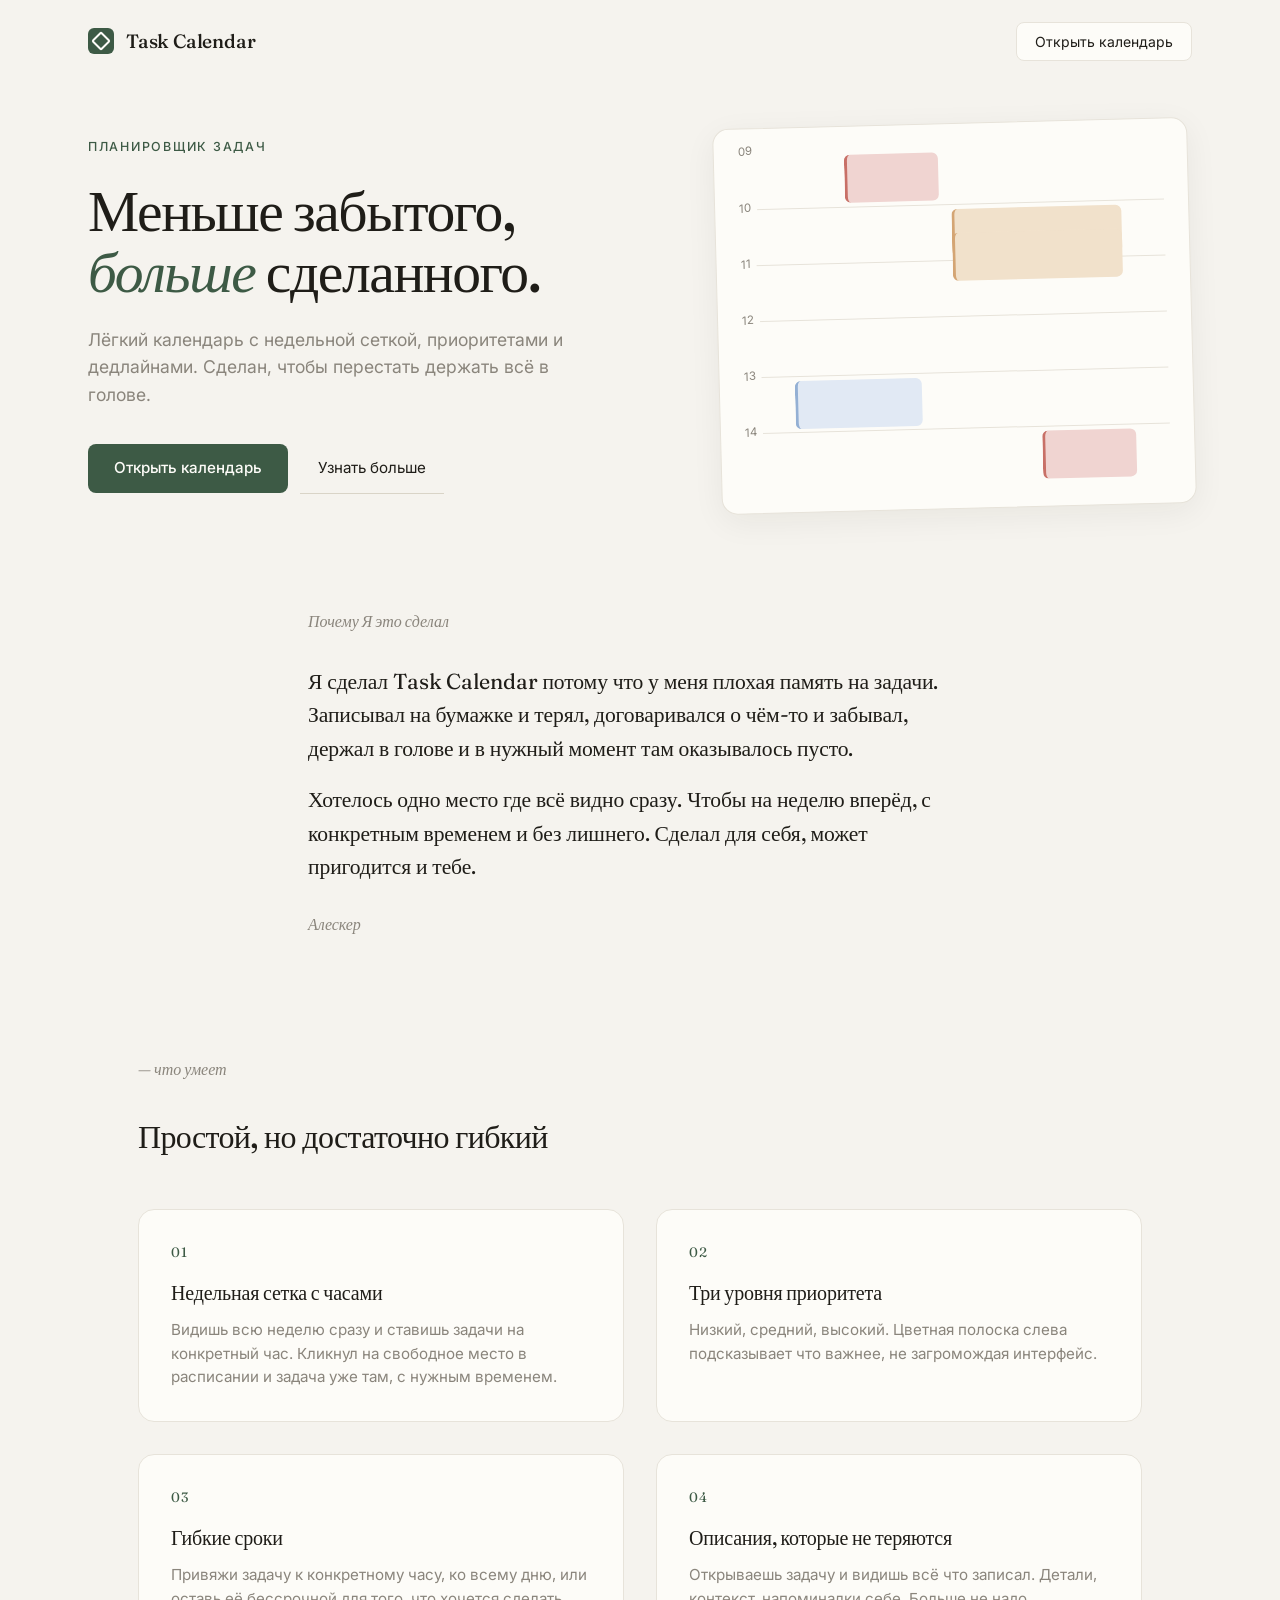
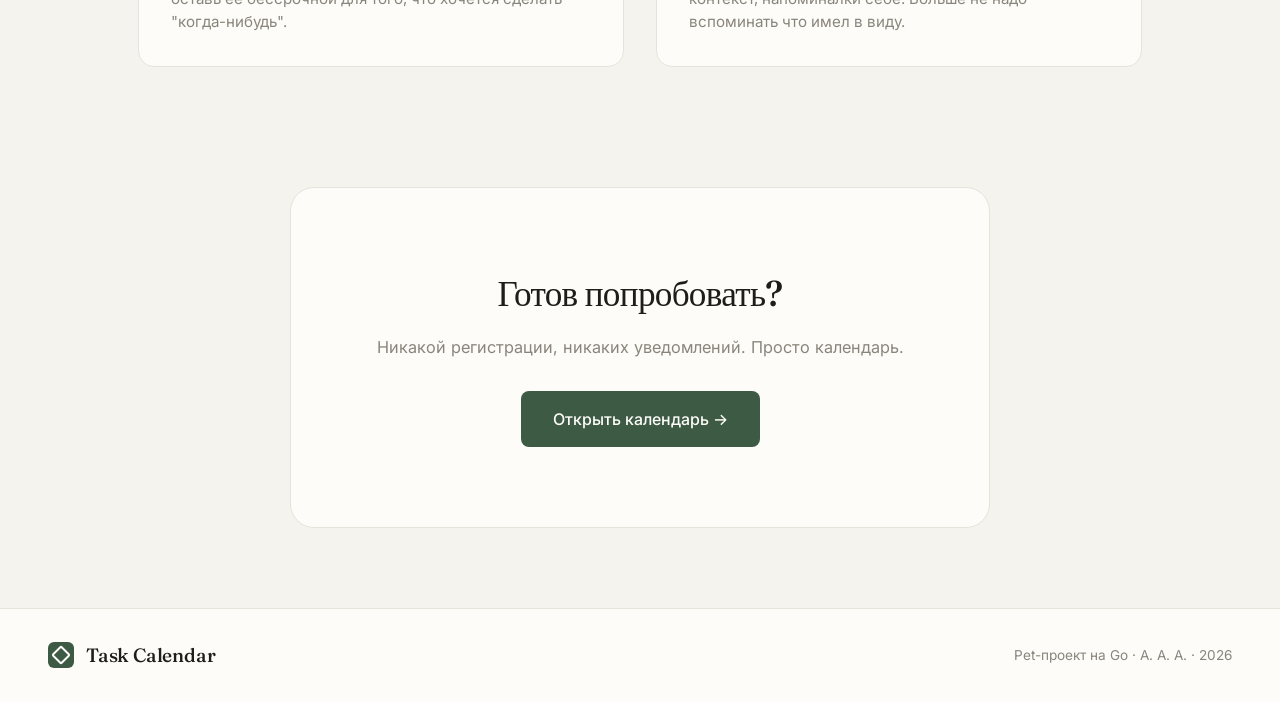
<file: static/landing.html>
<!DOCTYPE html>
<html lang="ru">
<head>
    <meta charset="UTF-8">
    <meta name="viewport" content="width=device-width, initial-scale=1.0">
    <title>Task Calendar — задачи и календарь в одном месте</title>
    <link rel="preconnect" href="https://fonts.googleapis.com">
    <link rel="preconnect" href="https://fonts.gstatic.com" crossorigin>
    <link href="https://fonts.googleapis.com/css2?family=Fraunces:opsz,wght@9..144,400;9..144,500;9..144,600;9..144,700&family=Inter:wght@400;500;600&display=swap" rel="stylesheet">
    <link rel="stylesheet" href="style.css">
    <link rel="stylesheet" href="landing.css">
</head>
<body class="landing-body">
    <header class="landing-header">
        <div class="brand">
            <span class="brand-mark"></span>
            <span class="brand-name">Task Calendar</span>
        </div>
        <a href="/app" class="cta-link">Открыть календарь</a>
    </header>

    <main>
        <!-- Hero -->
        <section class="hero">
            <div class="hero-content">
                <p class="eyebrow">Планировщик задач</p>
                <h1 class="hero-title">
                    Меньше забытого,<br>
                    <em>больше</em> сделанного.
                </h1>
                <p class="hero-sub">
                    Лёгкий календарь с недельной сеткой, приоритетами и дедлайнами.
                    Сделан, чтобы перестать держать всё в голове.
                </p>
                <div class="hero-actions">
                    <a href="/app" class="cta-primary">Открыть календарь</a>
                    <a href="#about" class="cta-ghost">Узнать больше</a>
                </div>
            </div>

            <!-- Декоративная мини-сетка справа -->
            <div class="hero-visual" aria-hidden="true">
                <div class="mock-grid">
                    <div class="mock-row"><span>09</span><div class="mock-block mock-block-3" style="left: 25%; width: 22%;"></div></div>
                    <div class="mock-row"><span>10</span><div class="mock-block mock-block-2" style="left: 50%; width: 40%;"></div></div>
                    <div class="mock-row"><span>11</span><div class="mock-block mock-block-2" style="left: 50%; width: 40%; top: -28px;"></div></div>
                    <div class="mock-row"><span>12</span></div>
                    <div class="mock-row"><span>13</span><div class="mock-block mock-block-1" style="left: 12%; width: 30%;"></div></div>
                    <div class="mock-row"><span>14</span><div class="mock-block mock-block-3" style="left: 70%; width: 22%;"></div></div>
                </div>
            </div>
        </section>

        <!-- История -->
        <section class="story" id="about">
            <p class="section-eyebrow">Почему Я это сделал</p>
            <div class="story-text">
                <p>
                    Я сделал Task Calendar потому что у меня плохая память на задачи. Записывал на бумажке и терял, договаривался о чём-то и забывал, держал в голове и в нужный момент там оказывалось пусто.
                </p>
                <p>
                    Хотелось одно место где всё видно сразу. Чтобы на неделю вперёд, с конкретным временем и без лишнего. Сделал для себя, может пригодится и тебе.
                </p>
                <p class="signature">Алескер</p>
            </div>
        </section>

        <!-- Фичи -->
        <section class="features">
            <p class="section-eyebrow">— что умеет</p>
            <h2 class="section-title">Простой, но достаточно гибкий</h2>

            <div class="features-grid">
                <div class="feature">
                    <div class="feature-num">01</div>
                    <h3>Недельная сетка с часами</h3>
                    <p>Видишь всю неделю сразу и ставишь задачи на конкретный час. Кликнул на свободное место в расписании и задача уже там, с нужным временем.</p>
                </div>
                <div class="feature">
                    <div class="feature-num">02</div>
                    <h3>Три уровня приоритета</h3>
                    <p>Низкий, средний, высокий. Цветная полоска слева подсказывает что важнее, не загромождая интерфейс.</p>
                </div>
                <div class="feature">
                    <div class="feature-num">03</div>
                    <h3>Гибкие сроки</h3>
                    <p>Привяжи задачу к конкретному часу, ко всему дню, или оставь её бессрочной для того, что хочется сделать "когда-нибудь".</p>
                </div>
                <div class="feature">
                    <div class="feature-num">04</div>
                    <h3>Описания, которые не теряются</h3>
                    <p>Открываешь задачу и видишь всё что записал. Детали, контекст, напоминалки себе. Больше не надо вспоминать что имел в виду.</p>
                </div>
            </div>
        </section>

        <!-- Final CTA -->
        <section class="final-cta">
            <h2>Готов попробовать?</h2>
            <p>Никакой регистрации, никаких уведомлений. Просто календарь.</p>
            <a href="/app" class="cta-primary cta-large">Открыть календарь →</a>
        </section>
    </main>

    <footer class="landing-footer">
        <div class="footer-inner">
            <div>
                <span class="brand-mark"></span>
                <span class="brand-name">Task Calendar</span>
            </div>
            <p>Pet-проект на Go · А. А. А. · 2026</p>
        </div>
    </footer>
</body>
</html>
</file>
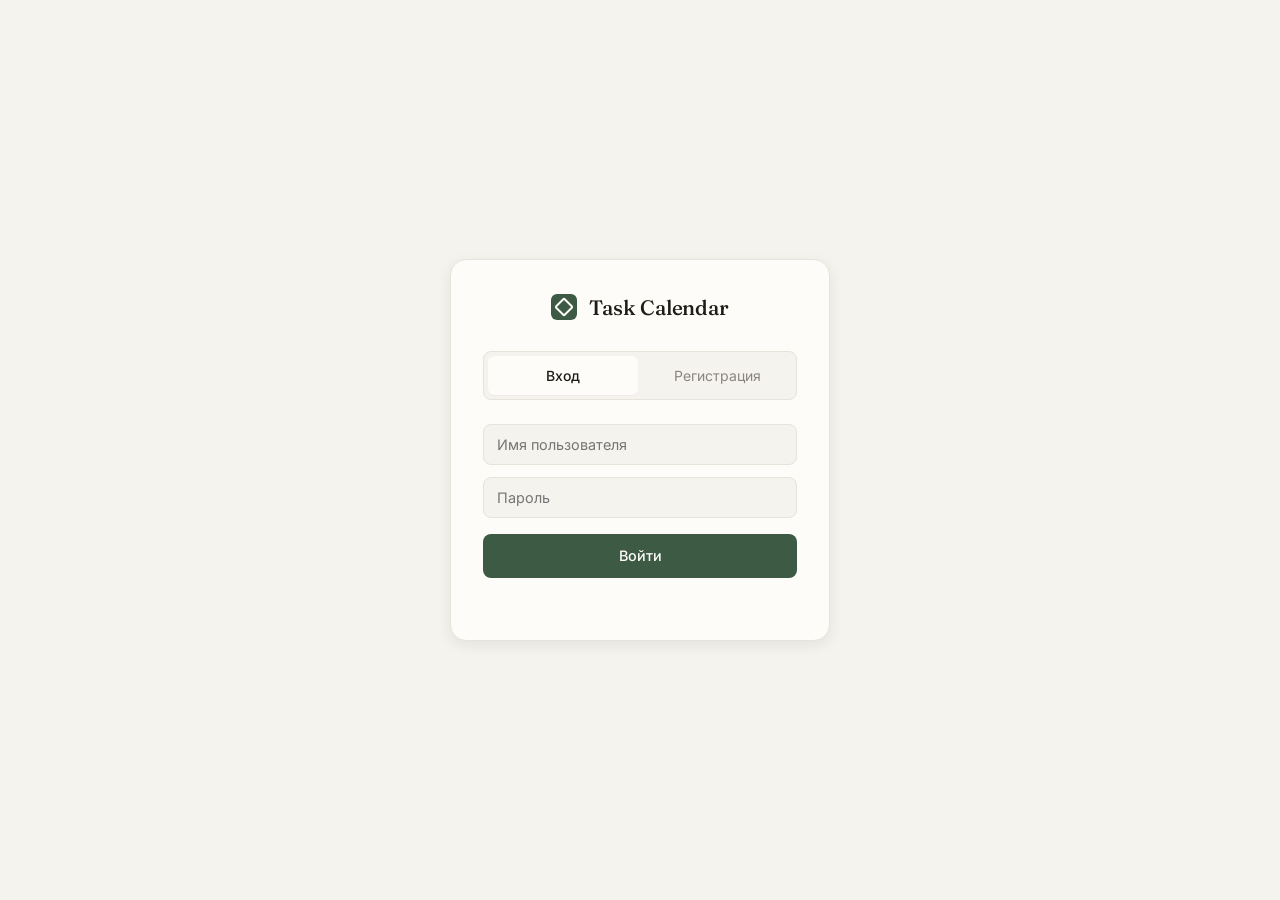
<file: static/login.html>
<!DOCTYPE html>
<html lang="ru">
<head>
    <meta charset="UTF-8">
    <meta name="viewport" content="width=device-width, initial-scale=1.0">
    <title>Вход — Task Calendar</title>
    <link rel="preconnect" href="https://fonts.googleapis.com">
    <link rel="preconnect" href="https://fonts.gstatic.com" crossorigin>
    <link href="https://fonts.googleapis.com/css2?family=Fraunces:opsz,wght@9..144,400;9..144,500;9..144,600&family=Inter:wght@400;500;600&display=swap" rel="stylesheet">
    <link rel="stylesheet" href="style.css">
    <link rel="stylesheet" href="login.css">
</head>
<body>
    <div class="auth-page">
        <div class="auth-card">
            <div class="auth-brand">
                <span class="brand-mark"></span>
                <span class="brand-name">Task Calendar</span>
            </div>

            <div class="auth-tabs">
                <button class="auth-tab active" id="tabLogin">Вход</button>
                <button class="auth-tab" id="tabRegister">Регистрация</button>
            </div>

            <form class="auth-form" id="authForm">
                <input type="text" id="username" placeholder="Имя пользователя" autocomplete="username" required>
                <input type="password" id="password" placeholder="Пароль" autocomplete="current-password" required>

                <p class="auth-error" id="authError"></p>

                <button type="submit" class="btn-primary" id="submitBtn">Войти</button>
            </form>

            <p class="auth-hint" id="authHint"></p>
        </div>
    </div>

    <script src="login.js"></script>
</body>
</html>
</file>
<file: static/style.css>
:root {
    --bg: #f5f3ee;
    --surface: #fdfcf8;
    --surface-2: #ece8df;
    --text: #1f1d18;
    --text-muted: #8a857c;
    --text-faint: #b8b3a8;
    --border: #e7e3da;
    --border-strong: #d9d4c7;
    --accent: #3d5a45;
    --accent-soft: #d9e4dc;
    --accent-hover: #2f4636;
    --low: #94b0d4;
    --medium: #d4a574;
    --high: #c87067;
    --task-default: #ece6d6;
    --shadow: 0 1px 2px rgba(40, 35, 25, 0.04);
    --shadow-lift: 0 4px 14px rgba(40, 35, 25, 0.08);
    --radius: 12px;
    --radius-sm: 8px;
    --radius-lg: 16px;
    --hour-height: 80px;
    --grid-hours: 24;
}

* { margin: 0; padding: 0; box-sizing: border-box; }

body {
    font-family: "Inter", system-ui, -apple-system, sans-serif;
    background: var(--bg);
    color: var(--text);
    line-height: 1.5;
    -webkit-font-smoothing: antialiased;
}

button { font: inherit; }

/* ---------- Top bar ---------- */
.topbar {
    display: flex;
    align-items: center;
    justify-content: space-between;
    padding: 14px 28px;
    border-bottom: 1px solid var(--border);
    background: var(--surface);
}

.brand { display: flex; align-items: center; gap: 12px; }

.brand-mark {
    width: 26px; height: 26px;
    background: var(--accent);
    border-radius: 6px;
    position: relative;
}
.brand-mark::before {
    content: "";
    position: absolute;
    inset: 6px;
    border: 2px solid var(--surface);
    border-radius: 2px;
    transform: rotate(45deg);
}

.brand-name {
    font-family: "Fraunces", Georgia, serif;
    font-size: 1.2rem;
    font-weight: 500;
    letter-spacing: -0.01em;
}

.btn-today {
    background: var(--surface);
    color: var(--text);
    border: 1px solid var(--border);
    padding: 7px 16px;
    border-radius: var(--radius-sm);
    font-size: 0.875rem;
    cursor: pointer;
    transition: background 0.15s, border-color 0.15s;
}
.btn-today:hover { background: var(--surface-2); border-color: var(--border-strong); }

/* ---------- Layout ---------- */
.layout {
    display: grid;
    grid-template-columns: 300px 1fr;
    height: calc(100vh - 57px);
    overflow: hidden;
}

.sidebar {
    border-right: 1px solid var(--border);
    background: var(--bg);
    padding: 20px;
    display: flex;
    flex-direction: column;
    gap: 14px;
    overflow-y: auto;
}

.main {
    padding: 28px 32px;
    overflow: hidden;
}

/* ---------- Cards ---------- */
.card {
    background: var(--surface);
    border: 1px solid var(--border);
    border-radius: var(--radius);
    padding: 16px;
    box-shadow: var(--shadow);
}

.card-title {
    font-family: "Fraunces", Georgia, serif;
    font-size: 0.95rem;
    font-weight: 500;
    margin-bottom: 12px;
    letter-spacing: -0.005em;
}

/* ---------- Mini calendar ---------- */
.mini-cal {
    background: var(--surface);
    border: 1px solid var(--border);
    border-radius: var(--radius);
    padding: 14px;
    box-shadow: var(--shadow);
}

.mini-cal-header {
    display: flex;
    align-items: center;
    justify-content: space-between;
    margin-bottom: 10px;
}
.mini-cal-header > span {
    font-family: "Fraunces", Georgia, serif;
    font-size: 0.95rem;
    font-weight: 500;
    text-transform: capitalize;
}

.mini-nav {
    width: 22px; height: 22px;
    border: none;
    background: transparent;
    color: var(--text-muted);
    cursor: pointer;
    border-radius: 4px;
    font-size: 1.05rem;
    display: flex; align-items: center; justify-content: center;
}
.mini-nav:hover { background: var(--surface-2); color: var(--text); }

.mini-cal-weekdays {
    display: grid;
    grid-template-columns: repeat(7, 1fr);
    margin-bottom: 4px;
}
.mini-cal-weekdays span {
    text-align: center;
    font-size: 0.68rem;
    color: var(--text-faint);
    text-transform: uppercase;
    letter-spacing: 0.06em;
    padding: 4px 0;
}

.mini-cal-grid {
    display: grid;
    grid-template-columns: repeat(7, 1fr);
    gap: 1px;
}

.mini-day {
    aspect-ratio: 1;
    display: flex;
    align-items: center;
    justify-content: center;
    font-size: 0.8rem;
    border-radius: 6px;
    cursor: pointer;
    color: var(--text);
    border: none;
    background: transparent;
    position: relative;
    transition: background 0.12s;
}
.mini-day.other-month { color: var(--text-faint); }
.mini-day:hover { background: var(--surface-2); }
.mini-day.in-week { background: var(--accent-soft); }
.mini-day.today {
    background: var(--accent);
    color: var(--surface);
    font-weight: 600;
}
.mini-day.has-tasks::after {
    content: "";
    position: absolute;
    bottom: 3px;
    width: 3px; height: 3px;
    border-radius: 50%;
    background: var(--accent);
}
.mini-day.today.has-tasks::after { background: var(--surface); }

/* ---------- Form ---------- */
.add-form { display: flex; flex-direction: column; gap: 8px; }

.add-form input,
.add-form select {
    font-family: inherit;
    font-size: 0.875rem;
    padding: 9px 11px;
    border: 1px solid var(--border);
    border-radius: var(--radius-sm);
    background: var(--bg);
    color: var(--text);
    width: 100%;
}
.add-form input:focus,
.add-form select:focus {
    outline: none;
    border-color: var(--accent);
    background: var(--surface);
}

.form-row {
    display: grid;
    grid-template-columns: 1fr 1fr;
    gap: 8px;
}

.btn-primary {
    background: var(--accent);
    color: var(--surface);
    border: none;
    border-radius: var(--radius-sm);
    padding: 10px;
    font-size: 0.875rem;
    font-weight: 500;
    cursor: pointer;
    transition: background 0.15s;
    margin-top: 4px;
}
.btn-primary:hover { background: var(--accent-hover); }

/* ---------- Global list ---------- */
.global-list { display: flex; flex-direction: column; gap: 6px; }

.global-task {
    display: flex;
    align-items: center;
    gap: 10px;
    padding: 8px 10px;
    background: var(--bg);
    border-left: 3px solid var(--border-strong);
    border-radius: var(--radius-sm);
    font-size: 0.875rem;
}
.global-task.priority-1 { border-left-color: var(--low); }
.global-task.priority-2 { border-left-color: var(--medium); }
.global-task.priority-3 { border-left-color: var(--high); }
.global-task.done { opacity: 0.5; }
.global-task.done .global-task-title { text-decoration: line-through; }

.global-task-checkbox { cursor: pointer; }
.global-task-title {
    flex: 1; min-width: 0;
    overflow: hidden; text-overflow: ellipsis; white-space: nowrap;
}
.global-task-delete {
    background: none; border: none;
    color: var(--text-faint);
    cursor: pointer;
    font-size: 1rem;
    padding: 0 4px;
    line-height: 1;
}
.global-task-delete:hover { color: var(--high); }

.empty {
    color: var(--text-faint);
    font-size: 0.85rem;
    text-align: center;
    padding: 6px 0;
}

/* ---------- Filters ---------- */
.filter-row { display: flex; flex-wrap: wrap; gap: 6px; }

.filter-btn {
    background: var(--bg);
    color: var(--text);
    border: 1px solid var(--border);
    padding: 5px 12px;
    border-radius: 20px;
    font-size: 0.8rem;
    cursor: pointer;
    transition: all 0.15s;
}
.filter-btn:hover { background: var(--surface-2); }
.filter-btn.active {
    background: var(--accent);
    color: var(--surface);
    border-color: var(--accent);
}

/* ---------- Week navigation ---------- */
.week-nav {
    display: flex;
    align-items: center;
    gap: 14px;
    margin-bottom: 20px;
}

.week-nav h2 {
    font-family: "Fraunces", Georgia, serif;
    font-size: 1.45rem;
    font-weight: 500;
    letter-spacing: -0.015em;
    text-transform: capitalize;
}

.nav-btn {
    width: 34px; height: 34px;
    border-radius: 50%;
    border: 1px solid var(--border);
    background: var(--surface);
    color: var(--text);
    cursor: pointer;
    font-size: 1rem;
    display: flex; align-items: center; justify-content: center;
    transition: all 0.15s;
}
.nav-btn:hover { background: var(--surface-2); border-color: var(--border-strong); }

/* ---------- Week grid ---------- */
.week-grid {
    background: var(--surface);
    border: 1px solid var(--border);
    border-radius: var(--radius-lg);
    overflow: hidden;
    min-width: 760px;
    display: flex;
    flex-direction: column;
    max-height: calc(100vh - 57px - 56px);
}

.day-header-row {
    display: grid;
    grid-template-columns: 60px repeat(7, 1fr);
    border-bottom: 1px solid var(--border);
    background: var(--surface);
    padding-right: 15px;
}

.day-header {
    padding: 14px 8px;
    text-align: center;
    border-left: 1px solid var(--border);
}
.day-header:first-child { border-left: none; }
.day-header.today { background: var(--accent-soft); }

.day-header-name {
    font-size: 0.7rem;
    text-transform: uppercase;
    letter-spacing: 0.07em;
    color: var(--text-muted);
}
.day-header-num {
    font-family: "Fraunces", Georgia, serif;
    font-size: 1.5rem;
    font-weight: 500;
    margin-top: 2px;
}
.day-header.today .day-header-num { color: var(--accent); }

/* All-day row */
.allday-row {
    display: grid;
    grid-template-columns: 60px repeat(7, 1fr);
    background: var(--surface);
    border-bottom: 1px solid var(--border);
    padding-right: 15px;
}
.allday-label {
    font-size: 0.65rem;
    color: var(--text-faint);
    padding: 6px 8px;
    text-align: right;
    align-self: center;
    text-transform: uppercase;
    letter-spacing: 0.05em;
}
.allday-cell {
    padding: 4px;
    border-left: 1px solid var(--border);
    display: flex;
    flex-direction: column;
    gap: 2px;
    min-height: 28px;
}
.allday-task {
    padding: 3px 8px;
    background: var(--task-default);
    border-radius: 4px;
    font-size: 0.75rem;
    border-left: 3px solid var(--border-strong);
    cursor: pointer;
    overflow: hidden;
    text-overflow: ellipsis;
    white-space: nowrap;
}
.allday-task.priority-1 { border-left-color: var(--low); }
.allday-task.priority-2 { border-left-color: var(--medium); }
.allday-task.priority-3 { border-left-color: var(--high); }
.allday-task.done { opacity: 0.5; text-decoration: line-through; }

/* Time grid */
.time-grid {
    display: grid;
    grid-template-columns: 60px repeat(7, 1fr);
    overflow-y: auto;
}

.time-col {
    background: var(--surface);
}
.time-label {
    height: var(--hour-height);
    padding: 4px 8px;
    text-align: right;
    font-size: 0.7rem;
    color: var(--text-muted);
    border-top: 1px solid var(--border);
}
.time-label:first-child { border-top: none; }

.day-col {
    border-left: 1px solid var(--border);
    position: relative;
    height: calc(var(--grid-hours) * var(--hour-height));
}
.day-col.today { background: rgba(217, 228, 220, 0.18); }

.hour-line {
    position: absolute;
    left: 0; right: 0;
    border-top: 1px solid var(--border);
    pointer-events: none;
}

/* Task block */
.task-block {
    position: absolute;
    left: 3px; right: 3px;
    background: var(--task-default);
    border-radius: 6px;
    padding: 5px 8px 5px 10px;
    font-size: 0.78rem;
    overflow: hidden;
    cursor: pointer;
    border-left: 3px solid var(--border-strong);
    transition: transform 0.12s, box-shadow 0.12s;
}
.task-block:hover {
    box-shadow: var(--shadow-lift);
    transform: translateY(-1px);
    z-index: 1;
}
.task-block.priority-1 { border-left-color: var(--low); }
.task-block.priority-2 { border-left-color: var(--medium); }
.task-block.priority-3 { border-left-color: var(--high); }
.task-block.done { opacity: 0.55; }
.task-block.done .task-block-title { text-decoration: line-through; }

.task-block-title {
    font-weight: 500;
    line-height: 1.2;
    overflow: hidden;
    text-overflow: ellipsis;
    white-space: nowrap;
    padding-right: 14px;
}
.task-block-time {
    font-size: 0.68rem;
    color: rgba(31, 29, 24, 0.6);
    margin-top: 2px;
}

.task-block-delete {
    position: absolute;
    top: 3px; right: 4px;
    background: none;
    border: none;
    color: rgba(31, 29, 24, 0.35);
    cursor: pointer;
    font-size: 0.95rem;
    line-height: 1;
    padding: 0 2px;
    opacity: 0;
    transition: opacity 0.12s, color 0.12s;
}
.task-block:hover .task-block-delete { opacity: 1; }
.task-block-delete:hover { color: var(--high); }

/* Responsive */
@media (max-width: 980px) {
    .layout { grid-template-columns: 1fr; }
    .sidebar {
        border-right: none;
        border-bottom: 1px solid var(--border);
    }
    .main { padding: 20px; }
}

/* ---------- Navbar (shared) ---------- */
.navbar {
    display: flex;
    align-items: center;
    justify-content: space-between;
    padding: 0 28px;
    height: 57px;
    border-bottom: 1px solid var(--border);
    background: var(--surface);
    position: sticky;
    top: 0;
    z-index: 100;
}

.navbar-left {
    display: flex;
    align-items: center;
    gap: 16px;
}

.navbar-brand {
    display: flex;
    align-items: center;
    gap: 12px;
    text-decoration: none;
    color: var(--text);
}

.navbar-links {
    display: flex;
    align-items: center;
    gap: 4px;
}

.nav-link {
    font-size: 0.875rem;
    color: var(--text-muted);
    text-decoration: none;
    padding: 6px 14px;
    border-radius: var(--radius-sm);
    transition: background 0.15s, color 0.15s;
}

.nav-link:hover {
    background: var(--surface-2);
    color: var(--text);
}

.nav-link.active {
    background: var(--accent-soft);
    color: var(--accent);
    font-weight: 500;
}

/* ---------- Modal ---------- */
.modal-overlay {
    position: fixed;
    inset: 0;
    background: rgba(31, 29, 24, 0.45);
    display: flex;
    align-items: center;
    justify-content: center;
    z-index: 200;
    padding: 20px;
    opacity: 0;
    pointer-events: none;
    transition: opacity 0.18s ease;
}
.modal-overlay.open {
    opacity: 1;
    pointer-events: all;
}

.modal {
    background: var(--surface);
    border: 1px solid var(--border);
    border-radius: var(--radius-lg);
    box-shadow: var(--shadow-lift);
    width: 100%;
    max-width: 440px;
    padding: 24px;
    transform: translateY(8px);
    transition: transform 0.18s ease;
}
.modal-overlay.open .modal {
    transform: translateY(0);
}

.modal-header {
    display: flex;
    align-items: center;
    justify-content: space-between;
    margin-bottom: 20px;
}

.modal-title {
    font-family: "Fraunces", Georgia, serif;
    font-size: 1.1rem;
    font-weight: 500;
    letter-spacing: -0.01em;
}

.modal-close {
    background: none;
    border: none;
    color: var(--text-muted);
    cursor: pointer;
    font-size: 1.4rem;
    line-height: 1;
    padding: 0 4px;
    transition: color 0.12s;
}
.modal-close:hover { color: var(--text); }

.modal-form {
    display: flex;
    flex-direction: column;
    gap: 8px;
}

.modal-form input,
.modal-form select {
    font-family: inherit;
    font-size: 0.875rem;
    padding: 9px 11px;
    border: 1px solid var(--border);
    border-radius: var(--radius-sm);
    background: var(--bg);
    color: var(--text);
    width: 100%;
}
.modal-form input:focus,
.modal-form select:focus {
    outline: none;
    border-color: var(--accent);
    background: var(--surface);
}

.modal-actions {
    display: flex;
    align-items: center;
    justify-content: space-between;
    margin-top: 8px;
    gap: 8px;
}

.modal-actions-right {
    display: flex;
    gap: 8px;
}

.btn-danger {
    background: none;
    color: var(--high);
    border: 1px solid var(--high);
    border-radius: var(--radius-sm);
    padding: 9px 16px;
    font-size: 0.875rem;
    cursor: pointer;
    transition: background 0.15s, color 0.15s;
}
.btn-danger:hover {
    background: var(--high);
    color: var(--surface);
}

.btn-secondary {
    background: var(--surface);
    color: var(--text);
    border: 1px solid var(--border);
    border-radius: var(--radius-sm);
    padding: 9px 16px;
    font-size: 0.875rem;
    cursor: pointer;
    transition: background 0.15s, border-color 0.15s;
}
.btn-secondary:hover { background: var(--surface-2); border-color: var(--border-strong); }
.btn-secondary.done-active {
    background: var(--accent-soft);
    color: var(--accent);
    border-color: var(--accent);
}

.navbar-user {
    font-size: 0.85rem;
    color: var(--text-muted);
    padding: 0 4px 0 12px;
    margin-left: 8px;
    border-left: 1px solid var(--border);
}
 
.nav-logout {
    font-size: 0.85rem;
    color: var(--text-muted);
    background: transparent;
    border: 1px solid var(--border);
    padding: 6px 14px;
    border-radius: var(--radius-sm);
    cursor: pointer;
    transition: background 0.15s, color 0.15s, border-color 0.15s;
}
.nav-logout:hover {
    background: var(--surface-2);
    color: var(--text);
    border-color: var(--border-strong);
}

 .time-grid::-webkit-scrollbar {
    width: 15px;
}
/* ---------- Палитра цветов ---------- */
.color-palette {
    display: flex;
    gap: 8px;
    flex-wrap: wrap;
    padding: 4px 0;
}

.color-swatch {
    width: 26px;
    height: 26px;
    border-radius: 50%;
    border: 2px solid var(--border);
    cursor: pointer;
    padding: 0;
    transition: transform 0.12s, border-color 0.12s;
    position: relative;
}
.color-swatch:hover {
    transform: scale(1.12);
}
.color-swatch.selected {
    border-color: var(--text);
}
/* Кружок "по умолчанию" — показываем диагональную линию */
.color-swatch.is-default {
    background: var(--surface);
}
.color-swatch.is-default::after {
    content: "";
    position: absolute;
    inset: 4px;
    background: linear-gradient(to top right,
        transparent 45%, var(--text-faint) 45%, var(--text-faint) 55%, transparent 55%);
}

/* ---------- Фильтр по цвету ---------- */
.color-filter-row {
    display: flex;
    gap: 8px;
    flex-wrap: wrap;
}

.color-filter-swatch {
    width: 26px;
    height: 26px;
    border-radius: 50%;
    border: 2px solid var(--border);
    cursor: pointer;
    padding: 0;
    transition: transform 0.12s, border-color 0.12s;
    position: relative;
}
.color-filter-swatch:hover { transform: scale(1.12); }
.color-filter-swatch.active { border-color: var(--text); }

.color-filter-swatch.is-default {
    background: var(--surface);
}
.color-filter-swatch.is-default::after {
    content: "";
    position: absolute;
    inset: 4px;
    background: linear-gradient(to top right,
        transparent 45%, var(--text-faint) 45%, var(--text-faint) 55%, transparent 55%);
}

/* Кнопка "Все" в фильтре цвета */
.color-filter-all {
    width: 26px;
    height: 26px;
    border-radius: 50%;
    border: 2px dashed var(--border-strong);
    background: transparent;
    cursor: pointer;
    font-size: 0.7rem;
    color: var(--text-muted);
    display: flex;
    align-items: center;
    justify-content: center;
    transition: transform 0.12s, border-color 0.12s;
}
.color-filter-all:hover { transform: scale(1.12); }
.color-filter-all.active { border-color: var(--text); border-style: solid; }

.modal-private {
    display: grid;
    grid-template-columns: auto 1fr;
    align-items: center;
    column-gap: 8px;
    width: 100%;
    font-size: 0.8rem;
    color: var(--text-muted);
    cursor: pointer;
    padding: 4px 0;
}
.modal-private input {
    cursor: pointer;
    margin: 0;
}
.modal-private span {
    text-align: left;
}
</file>
<file: static/landing.css>
/* ========== Landing page styles ========== */

.landing-body {
    background: var(--bg);
    color: var(--text);
}

/* ----- Header ----- */
.landing-header {
    display: flex;
    align-items: center;
    justify-content: space-between;
    padding: 22px 48px;
    max-width: 1200px;
    margin: 0 auto;
}

.cta-link {
    background: var(--surface);
    border: 1px solid var(--border);
    color: var(--text);
    padding: 8px 18px;
    border-radius: 8px;
    text-decoration: none;
    font-size: 0.875rem;
    transition: background 0.15s, border-color 0.15s;
}
.cta-link:hover { background: var(--surface-2); border-color: var(--border-strong); }

/* ----- Hero ----- */
.hero {
    max-width: 1200px;
    margin: 40px auto 100px;
    padding: 0 48px;
    display: grid;
    grid-template-columns: 1.2fr 1fr;
    gap: 60px;
    align-items: center;
}

.eyebrow {
    font-size: 0.78rem;
    font-weight: 500;
    color: var(--accent);
    text-transform: uppercase;
    letter-spacing: 0.14em;
    margin-bottom: 24px;
}

.hero-title {
    font-family: "Fraunces", Georgia, serif;
    font-size: 3.6rem;
    font-weight: 500;
    line-height: 1.05;
    letter-spacing: -0.025em;
    margin-bottom: 24px;
}
.hero-title em {
    font-style: italic;
    font-weight: 400;
    color: var(--accent);
}

.hero-sub {
    font-size: 1.1rem;
    color: var(--text-muted);
    line-height: 1.55;
    max-width: 480px;
    margin-bottom: 36px;
}

.hero-actions {
    display: flex;
    gap: 12px;
    align-items: center;
    flex-wrap: wrap;
}

.cta-primary {
    background: var(--accent);
    color: var(--surface);
    padding: 13px 26px;
    border-radius: 8px;
    text-decoration: none;
    font-weight: 500;
    font-size: 0.95rem;
    transition: background 0.15s, transform 0.1s;
    display: inline-block;
}
.cta-primary:hover { background: var(--accent-hover); }
.cta-primary:active { transform: translateY(1px); }

.cta-large {
    padding: 16px 32px;
    font-size: 1rem;
}

.cta-ghost {
    color: var(--text);
    padding: 13px 18px;
    text-decoration: none;
    font-size: 0.95rem;
    border-bottom: 1px solid var(--border-strong);
    border-radius: 0;
    transition: color 0.15s, border-color 0.15s;
}
.cta-ghost:hover { color: var(--accent); border-color: var(--accent); }

/* ----- Hero visual (decorative grid mock) ----- */
.hero-visual {
    background: var(--surface);
    border: 1px solid var(--border);
    border-radius: 16px;
    padding: 24px;
    box-shadow: 0 8px 32px rgba(40, 35, 25, 0.06);
    transform: rotate(-1.5deg);
}

.mock-grid {
    display: flex;
    flex-direction: column;
    gap: 0;
}

.mock-row {
    position: relative;
    height: 56px;
    border-top: 1px solid var(--border);
    padding-left: 36px;
}
.mock-row:first-child { border-top: none; }

.mock-row > span {
    position: absolute;
    left: 0;
    top: -10px;
    font-size: 0.72rem;
    color: var(--text-muted);
    background: var(--surface);
    padding-right: 6px;
}

.mock-block {
    position: absolute;
    top: 4px;
    height: 48px;
    border-radius: 6px;
    background: var(--task-default);
    border-left: 3px solid var(--border-strong);
}
.mock-block-1 { border-left-color: var(--low); background: #e1e9f4; }
.mock-block-2 { border-left-color: var(--medium); background: #f1e1cb; }
.mock-block-3 { border-left-color: var(--high); background: #f0d4d1; }

/* ----- Story ----- */
.story {
    max-width: 760px;
    margin: 0 auto 120px;
    padding: 0 48px;
}

.section-eyebrow {
    font-family: "Fraunces", Georgia, serif;
    font-style: italic;
    font-size: 1rem;
    color: var(--text-muted);
    margin-bottom: 32px;
}

.story-text {
    font-family: "Fraunces", Georgia, serif;
    font-size: 1.35rem;
    line-height: 1.55;
    letter-spacing: -0.005em;
    color: var(--text);
}

.story-text p { margin-bottom: 18px; }

.signature {
    font-style: italic;
    font-size: 1rem !important;
    color: var(--text-muted);
    margin-top: 28px !important;
}

/* ----- Features ----- */
.features {
    max-width: 1100px;
    margin: 0 auto 120px;
    padding: 0 48px;
}

.section-title {
    font-family: "Fraunces", Georgia, serif;
    font-size: 2rem;
    font-weight: 500;
    letter-spacing: -0.02em;
    margin-bottom: 48px;
    max-width: 600px;
}

.features-grid {
    display: grid;
    grid-template-columns: repeat(2, 1fr);
    gap: 32px;
}

.feature {
    background: var(--surface);
    border: 1px solid var(--border);
    border-radius: 16px;
    padding: 32px;
    transition: transform 0.2s, box-shadow 0.2s;
}
.feature:hover {
    transform: translateY(-3px);
    box-shadow: 0 8px 24px rgba(40, 35, 25, 0.06);
}

.feature-num {
    font-family: "Fraunces", Georgia, serif;
    font-size: 0.85rem;
    color: var(--accent);
    letter-spacing: 0.1em;
    margin-bottom: 16px;
}

.feature h3 {
    font-family: "Fraunces", Georgia, serif;
    font-size: 1.25rem;
    font-weight: 500;
    letter-spacing: -0.01em;
    margin-bottom: 10px;
}

.feature p {
    color: var(--text-muted);
    font-size: 0.95rem;
    line-height: 1.55;
}

/* ----- Final CTA ----- */
.final-cta {
    max-width: 700px;
    margin: 0 auto 80px;
    padding: 80px 48px;
    text-align: center;
    background: var(--surface);
    border: 1px solid var(--border);
    border-radius: 24px;
}

.final-cta h2 {
    font-family: "Fraunces", Georgia, serif;
    font-size: 2.2rem;
    font-weight: 500;
    letter-spacing: -0.02em;
    margin-bottom: 14px;
}

.final-cta p {
    color: var(--text-muted);
    margin-bottom: 32px;
    font-size: 1.02rem;
}

/* ----- Footer ----- */
.landing-footer {
    border-top: 1px solid var(--border);
    padding: 32px 48px;
    background: var(--surface);
}

.footer-inner {
    max-width: 1200px;
    margin: 0 auto;
    display: flex;
    align-items: center;
    justify-content: space-between;
    gap: 24px;
    flex-wrap: wrap;
}

.footer-inner > div {
    display: flex;
    align-items: center;
    gap: 12px;
}

.footer-inner p {
    color: var(--text-muted);
    font-size: 0.85rem;
}

/* ----- Responsive ----- */
@media (max-width: 880px) {
    .landing-header { padding: 20px 24px; }
    .hero {
        grid-template-columns: 1fr;
        padding: 0 24px;
        gap: 40px;
        margin-bottom: 60px;
    }
    .hero-title { font-size: 2.6rem; }
    .hero-visual { transform: rotate(0); }
    .story, .features, .final-cta { padding-left: 24px; padding-right: 24px; }
    .story-text { font-size: 1.15rem; }
    .features-grid { grid-template-columns: 1fr; gap: 16px; }
    .feature { padding: 24px; }
    .final-cta { padding: 48px 24px; }
    .landing-footer { padding: 24px; }
}
</file>
<file: static/login.css>
.auth-page {
    min-height: 100vh;
    display: flex;
    align-items: center;
    justify-content: center;
    background: var(--bg);
    padding: 20px;
}

.auth-card {
    background: var(--surface);
    border: 1px solid var(--border);
    border-radius: var(--radius-lg);
    box-shadow: var(--shadow-lift);
    width: 100%;
    max-width: 380px;
    padding: 32px;
}

.auth-brand {
    display: flex;
    align-items: center;
    justify-content: center;
    gap: 12px;
    margin-bottom: 28px;
}
.auth-brand .brand-name {
    font-family: "Fraunces", Georgia, serif;
    font-size: 1.3rem;
    font-weight: 500;
}

/* ---------- Табы ---------- */
.auth-tabs {
    display: flex;
    gap: 4px;
    background: var(--bg);
    border: 1px solid var(--border);
    border-radius: var(--radius-sm);
    padding: 4px;
    margin-bottom: 24px;
}

.auth-tab {
    flex: 1;
    padding: 9px;
    border: none;
    background: transparent;
    color: var(--text-muted);
    font-size: 0.875rem;
    border-radius: 6px;
    cursor: pointer;
    transition: background 0.15s, color 0.15s;
}
.auth-tab.active {
    background: var(--surface);
    color: var(--text);
    font-weight: 500;
    box-shadow: var(--shadow);
}

/* ---------- Форма ---------- */
.auth-form {
    display: flex;
    flex-direction: column;
    gap: 12px;
}

.auth-form input {
    font-family: inherit;
    font-size: 0.9rem;
    padding: 11px 13px;
    border: 1px solid var(--border);
    border-radius: var(--radius-sm);
    background: var(--bg);
    color: var(--text);
    width: 100%;
}
.auth-form input:focus {
    outline: none;
    border-color: var(--accent);
    background: var(--surface);
}

.auth-form .btn-primary {
    padding: 11px;
    font-size: 0.9rem;
    margin-top: 4px;
}

/* ---------- Ошибка ---------- */
.auth-error {
    color: var(--high);
    font-size: 0.82rem;
    min-height: 1em;
    margin: -4px 0 0;
}
.auth-error:empty {
    display: none;
}

/* ---------- Подсказка ---------- */
.auth-hint {
    text-align: center;
    font-size: 0.8rem;
    color: var(--text-faint);
    margin-top: 18px;
    min-height: 1em;
}
</file>
